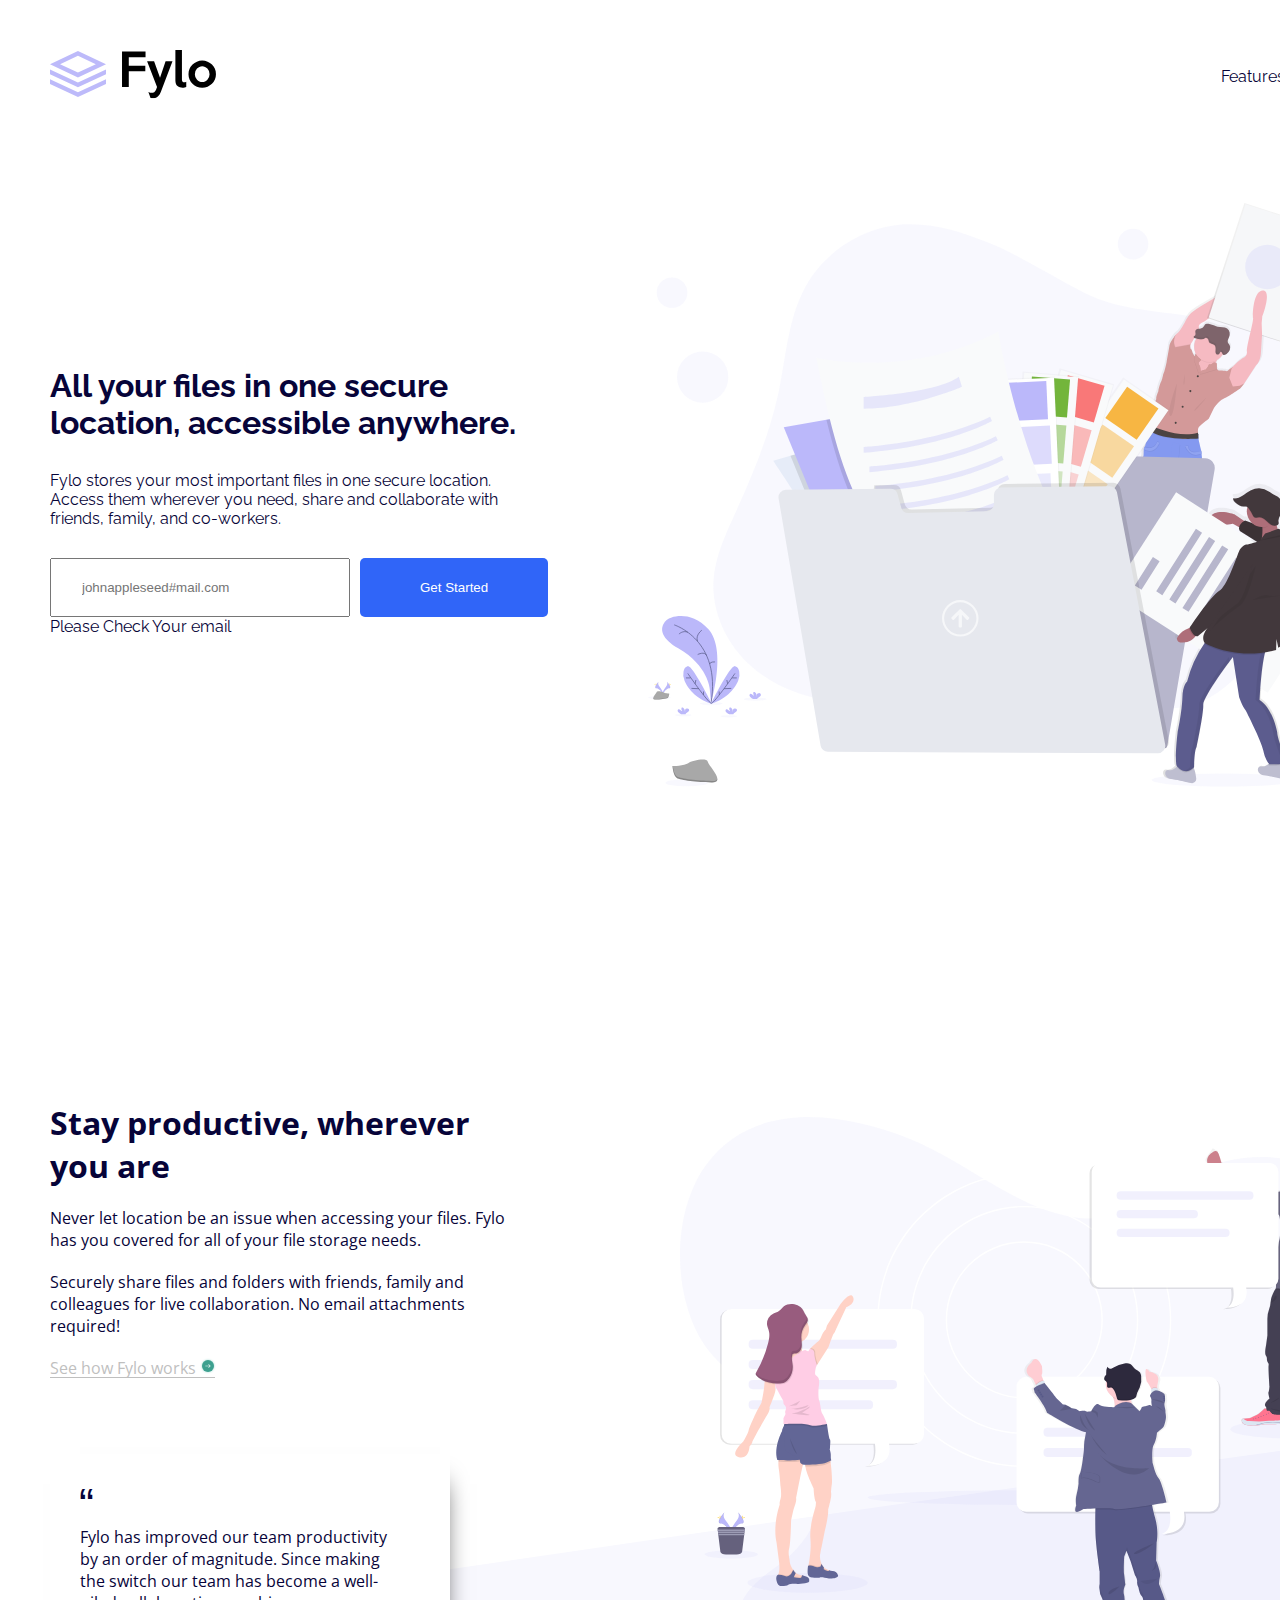
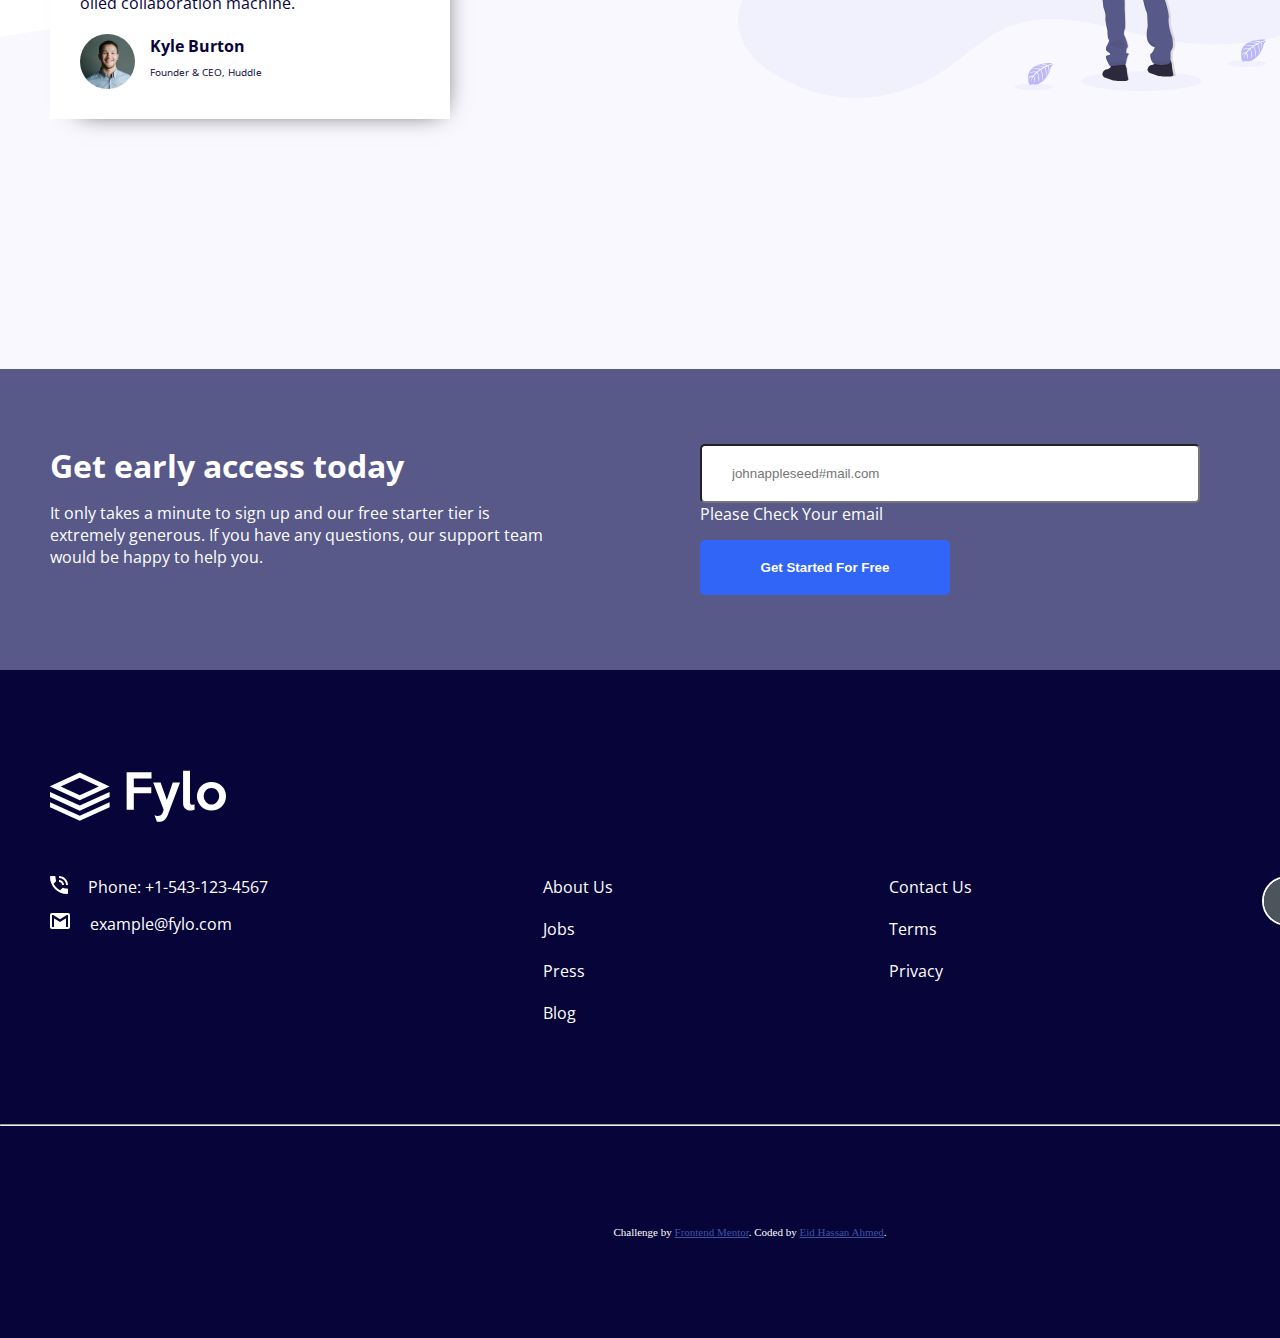
<file: index.html>
<!DOCTYPE html>
<html lang="en">

  <head>
    <meta charset="UTF-8">
    <meta name="viewport" content="width=device-width, initial-scale=1.0">
    <!-- displays site properly based on user's device -->

    <link rel="icon" type="image/png" sizes="32x32" href="./images/favicon-32x32.png">

    <link rel="stylesheet" href="./css/text.css" />

    <link rel="preconnect" href="https://fonts.gstatic.com">
    <link href="https://fonts.googleapis.com/css2?family=Raleway:wght@400;700&display=swap" rel="stylesheet">

    <link rel="preconnect" href="https://fonts.gstatic.com">
    <link href="https://fonts.googleapis.com/css2?family=Open+Sans&display=swap" rel="stylesheet">

    <title>Frontend Mentor | Fylo landing page with two column layout</title>

    <!-- Feel free to remove these styles or customise in your own stylesheet 👍-->
    <style>
      .attribution {
        font-size: 11px;
        text-align: center;
      }

      .attribution a {
        color: hsl(228, 45%, 44%);
      }

    </style>
  </head>

  <body>
    <div class="container">
      <!----------------------------- Start Header --------------------------->
      <header>
        <!------------- Start Nav ----------->
        <nav>
          <div class="top">
            <div class="logo">
              <img src="./images/logo.svg" alt="Logo" />
            </div>
            <div class="nav">
              <ul>
                <a href="#">
                  <li>Features</li>
                </a>
                <a href="#">
                  <li>Team</li>
                </a>
                <a href="#">
                  <li>Sign In</li>
                </a>
              </ul>
            </div>
          </div>
        </nav>
        <!------------- End Nav ----------->

        <!------------- Start Files ----------->
        <div class="files">
          <div class="left">
            <h1>All your files in one secure location, accessible anywhere.</h1>
            <p>Fylo stores your most important files in one secure location.
              Access them wherever you need, share and collaborate with friends,
              family, and co-workers.</p>
            <form>
              <input type="email" name="" id="check" placeholder="johnappleseed#mail.com">
              <input type="submit" name="" id="" value="Get Started">
            </form>
            <label id="check" class="one">Please Check Your email</label>
          </div>
          <div class="image">
            <img src="./images/illustration-1.svg" alt="">
          </div>
        </div>
        <!------------- End Files ----------->
      </header>
      <!----------------------------- End Header --------------------------->

      <!----------------------------- Start Stay --------------------------->
      <div class="background">
        <div class="stay">
          <div class="left">
            <h1>Stay productive, wherever you are</h1>
            <p>Never let location be an issue when accessing your files. Fylo has you
              covered for all of your file storage needs.</p>
            <p>Securely share files and folders with friends, family and colleagues for
              live collaboration. No email attachments required!</p>
            <a href="#">See how Fylo works <img src="./images/icon-arrow.svg" alt=""></a>
            <div class="fylo">
              <img src="./images/icon-quotes.svg" alt="">
              <p>Fylo has improved our team productivity by an order of magnitude. Since
                making the switch our team has become a well-oiled collaboration machine.</p>
              <div class="portfolio">
                <img src="./images/avatar-testimonial.jpg" alt="">
                <div class="cont">
                  <p>Kyle Burton</p>
                  <span>Founder & CEO, Huddle</span>
                </div>
              </div>
            </div>
          </div>
          <div class="image">
            <img src="./images/illustration-2.svg" alt="">
          </div>
        </div>
      </div>
      <!----------------------------- End Stay --------------------------->

      <!----------------------------- Start Early --------------------------->
      <div class="early-up">
        <div class="early">
          <h1>Get early access today</h1>
          <p>It only takes a minute to sign up and our free starter tier is extremely generous.
            If you have any questions, our support team would be happy to help you.</p>
        </div>
        <div class="send">
          <form>
            <input type="email" name="" id="mail" placeholder="johnappleseed#mail.com">
            <br>
            <label id="mail">Please Check Your email</label>
            <br>
            <input type="submit" name="" id="" value="Get Started For Free">
          </form>
        </div>
      </div>
      <!----------------------------- End Early --------------------------->



      <!----------------------------- Start Footer --------------------------->
      <footer>
        <img src="./images/logo2.svg" alt="Logo" />
        <div class="cont">
          <div class="one">
            <div class="phone">
              <img src="./images/icon-phone.svg" alt="Phone">
              <p>Phone: +1-543-123-4567</p>
            </div>
            <div class="mail">
              <img src="./images/icon-email.svg" alt="Email" />
              <p>example@fylo.com</p>
            </div>
          </div>
          <div class="two">
            <ul>
              <a href="#">
                <li>About Us</li>
              </a>
              <a href="#">
                <li>Jobs</li>
              </a>
              <a href="#">
                <li>Press</li>
              </a>
              <a href="#">
                <li>Blog</li>
              </a>
            </ul>
          </div>
          <div class="three">
            <ul>
              <li>Contact Us</li>
              <li>Terms</li>
              <li>Privacy</li>
            </ul>
          </div>
          <div class="four">
            <img src="./images/icon-facebook.svg" alt="Facebook" />
            <img src="./images/icon-twitter.svg" alt="Twitter" />
            <img src="./images/icon-instagram.svg" alt="Instagram" /s>
          </div>
        </div>
      </footer>
      <!----------------------------- End Footer --------------------------->
      <hr>

      <footer>
        <p class="attribution">
          Challenge by <a href="https://www.frontendmentor.io?ref=challenge" target="_blank">Frontend Mentor</a>.
          Coded by <a href="https://github.com/Eid-Hassan/Column-Layout">Eid Hassan Ahmed</a>.
        </p>
      </footer>
    </div>







  </body>

</html>
</file>
<file: css/text.css>
/* Start Varibales */
:root{
    --main-color: #19c8fa;
    --transparent-color: rab(15 116 143 / 70%);
    --section-padding: 100px;
}
/* End Varibales */

/* Start Global Ruls */
html{scroll-behavior: smooth;}
*{
    -webkit-box-sizing: border-box;
    -moz-box-sizing: border-box;
    box-sizing: border-box;
    padding: 0;
    margin: 0;
}
/* End Global Ruls */
.container{
    width: 1500px;
    margin: 0 auto;
}
@media (max-width:375px){
    .container{
        width: fit-content;
        margin: 0px 150px;
    }
}
/* font-family: 'Raleway', sans-serif; */
/* font-family: 'Open Sans', sans-serif; */

/******************************* Start Header ***************************/
/******** Start Nav **********/
header{
    font-family: 'Raleway', sans-serif;
}
header nav .top{
    display: flex;
    align-items: center;
    justify-content: space-between;
    padding: 50px;
}
header nav .top .nav ul{
    list-style: none;
    display: flex;
}
header nav .top .nav ul a{
    text-decoration: none;
}
header nav .top .nav ul li{
    padding: 15px;
    color: hsl(243, 87%, 12%);
}
/******* End Nav ************/
header .files{
    display: flex;
    align-items: center;
    gap: 100px;
    padding: 50px;
}
header .files .left{
    width: 615px;
    color: hsl(243, 87%, 12%);
}
header .files .left p{
    margin: 30px 0;
}
header .files .left form{
    display: flex;
}
header .files .left form input[type="email"]{
    padding:20px 30px;
    width: 300px;
    outline: none;
}
header .files .left form input[type="submit"]{
    padding: 20px 60px;
    margin-left: 10px;
    background: hsl(224, 93%, 58%);
    border: none;
    outline: none;
    border-radius: 5px;
    cursor: pointer;
    color: white;
}
header .files .image img{
    width: 100%;
}
@media (max-width:375px){

    header nav .top{
        font-size: 50px;
    }
    header nav .top .logo img{
        width: 400px;
    }
    header .files {
        display: grid;
    }
    header .files .image img{
        order: 1;
    }
    header .files .left{
        order: 2;
        font-size: 50px;
        text-align: center;
        width: 1300px;
        margin: 20px auto;
    }
    header .files .left p{
        width: 1000px;
        margin: 100px  auto;
    }
    header .files .left form{
        display: grid;
        gap: 20px;
    }
    header .files .left form input[type="email"]{
        order: 1;
        width: 1200px;
        padding: 60px;
        font-size: 75px;
        font-weight: bold;
        margin: 20px auto;
    }
    header .files .left form input[type="submit"]{
        order: 3;
        width: 1200px;
        padding: 60px;
        font-size: 75px;
        font-weight: bold;
        margin: 50px auto;
    }
    header .files .left label{
        display: none;
    }
}
/****************************** End Header *****************************/


/******************************* Start Stay *****************************/
.background{
    background-image: url(../images/bg-curve-desktop.svg);
    background-size: cover;
    padding-bottom: 200px;
}
.stay{
    display: flex;
    align-items: center;
    font-family: 'Open Sans', sans-serif;
    gap: 150px;
    margin-top: 200px;
    padding: 50px;
}
.stay .left{
    color: hsl(243, 87%, 12%);
}
.stay .left p{
    width: 480px;
    margin: 20px 0;
}
.stay .left a{
    text-decoration: none;
    color:  hsl(0, 0%, 75%);
}
.stay .left a::before{
    content: "";
    position: absolute;
    width: 165px;
    height: 1px;
    background-color: hsl(0, 0%, 75%);
    margin-top: 20px;
}
.stay .left .fylo{
    width: 400px;
    background-color: white;
    padding: 30px;
    margin-top: 75px;
    box-shadow:10px 10px 25px -20px black
}
.stay .left .fylo p{
    width: 325px;
}
.stay .left .fylo .portfolio{
    display: flex;
    align-items: center;
}
.stay .left .fylo .portfolio img{
    border-radius: 50%;
    width: 55px;
}
.stay .left .fylo .portfolio .cont{
    margin-left: 15px;
    line-height: 0.25;
    margin-top: -25px;
}
.stay .left .fylo .portfolio .cont p{
    font-weight: bold;
}
.stay .left .fylo .portfolio .cont span{
    font-size: x-small;
}
.stay .image img{
    width: 100%;
}
@media (max-width:375px){
    .stay{
        display: grid;
    }
    .stay .left {
        order: 2;
        font-size: 35px;
        width: 1400px;
    }
    .stay .left h1{
        margin: 50px 50px
    }
    .stay .left p{
        width: 935px;
        font-size: 40px;
        margin-bottom: 50px;
    }
    .stay .left a{
        width: fit-content;
        margin: 200px auto;
        display: flex;
        align-items: center;
        border-bottom: 2px solid hsl(0, 0%, 75%);
        padding-bottom: 10px;
    
    }
    .stay .left a img{
        width: 50px;
        margin-left: 15px;
    }
    .stay .left .fylo{
        width: 1100px;
        padding: 50px;
        margin: 50px auto;
    }
    .stay .left .fylo img{
        width: 50px;
        margin: 20px 0;
    }
    .stay .left .fylo p {
        width: 900px;
    }
    .stay .left .fylo .portfolio {
        margin-top: 50px;
    }
    .stay .left .fylo .portfolio .cont {
        line-height: 1;
    }
    .stay .left .fylo .portfolio img {
        width: 300px;
    }
    .stay .left .fylo .portfolio .cont span {
        font-size: 30px;
    }
    .stay .image img{
        width: 75%;
    }
}
/******************************* End Stay *****************************/




/****************************** Start Early ***************************/
.early-up{
    display: flex;
    background-color: hsl(238, 22%, 44%);
    padding: 75px 50px;
    font-family: 'Open Sans', sans-serif;
    color: white;
    gap: 150px;
}
.early-up .early{
    width: 500px;
}
.early-up .early p{
    margin-top: 15px;
}
.early-up .send form input[type="email"]{
    width: 500px;
    padding: 20px 30px;
    outline: none;
    border-radius: 5px;

}
.early-up .send form input[type="submit"]{
    width: 250px;
    padding: 20px 30px;
    margin-top: 15px;
    font-weight: bold;
    color: white;
    background: hsl(224, 93%, 58%);
    border: none;
    border-radius: 5px;
    cursor: pointer;
}
@media (max-width:375px){
    .early-up{
        display: grid;
        padding: 200px 0;
    }
    .early-up .early{
        width: 74%;
        font-size: 40px;
        text-align: center;
        margin: 20px auto;
    }
    .early-up .early p{
        margin-top: 75px;
        font-size: 50px;
    }
    .early-up .send{
        margin: 20px 150px;
        width: 100%;
    }
    .early-up .send form input[type="email"]{
        width: 80%;
        padding: 70px;
        font-size: 50px;
    }
    .early-up .send form input[type="submit"]{
        width: 80%;
        padding: 70px;
        font-size: 50px;
    }
    .early-up .send form label{
        display: none;
    }
}
/****************************** End Early ***************************/



/****************************** Start Footer ***************************/
footer{
    background-color:  hsl(243, 87%, 12%);
    padding: 100px  50px;
    color: white;
}
footer .cont{
    display: flex;
    justify-content: space-between;
    margin-top: 50px;
    font-family: 'Open Sans', sans-serif;
}
footer .cont .one .phone, footer .cont .one .mail{
    display: flex;
    align-items: flex-start;
}
footer .cont .one .phone p, footer .cont .one .mail p{
    margin-left: 20px;
    margin-bottom: 15px;
}
footer .cont .two ul{
    list-style: none;
    display: grid;
    gap: 20px;
}
footer .cont .two ul a{
    text-decoration: none;
}
footer .cont .two ul li{
    color: white;
    transition: 0.3s;
}
footer .cont .two ul li:hover{
    color: hsl(224, 93%, 58%);
}
footer .cont .three ul{
    display: grid;
    list-style: none;
    gap: 20px;
}
footer .cont .four img{
    border-radius: 50%;
    width: 50px;
    margin-left: 15px;
    border: 2px solid white;
    transition: 0.3s;
}
footer .cont .four img:hover{
    cursor: pointer;
    background-color: violet;
}
@media (max-width:375px){
    footer{
        padding: 150px;
    }
    footer img{
        width: 500px;
    }
    footer .cont{
        display: grid;
        font-size: 50px;
        align-items: center;
    }
    footer .cont .one{
        margin: 100px 0;
    }
    footer .cont .one .phone p, footer .cont .one .mail p{
        margin-left: 50px;
    }
    footer .cont .one .phone, footer .cont .one .mail {
        align-items: center;
        margin-bottom: 50px;
    }
    footer .cont .one .phone img, footer .cont .one .mail img{
        width: 60px;
    }
    footer .cont .two ul {
        display: grid;
        gap: 50px;
        margin-bottom: 150px;
    }
    footer .cont .three ul{
        display: grid;
        gap: 50px;
        margin-bottom: 150px;
    }
    footer .cont .four{
        display: flex;
        gap: 50px;
        margin: 100px 220px;
    }
    footer .cont .four img{
        width: 130px;
    }
}
/****************************** End Footer ***************************/
</file>
